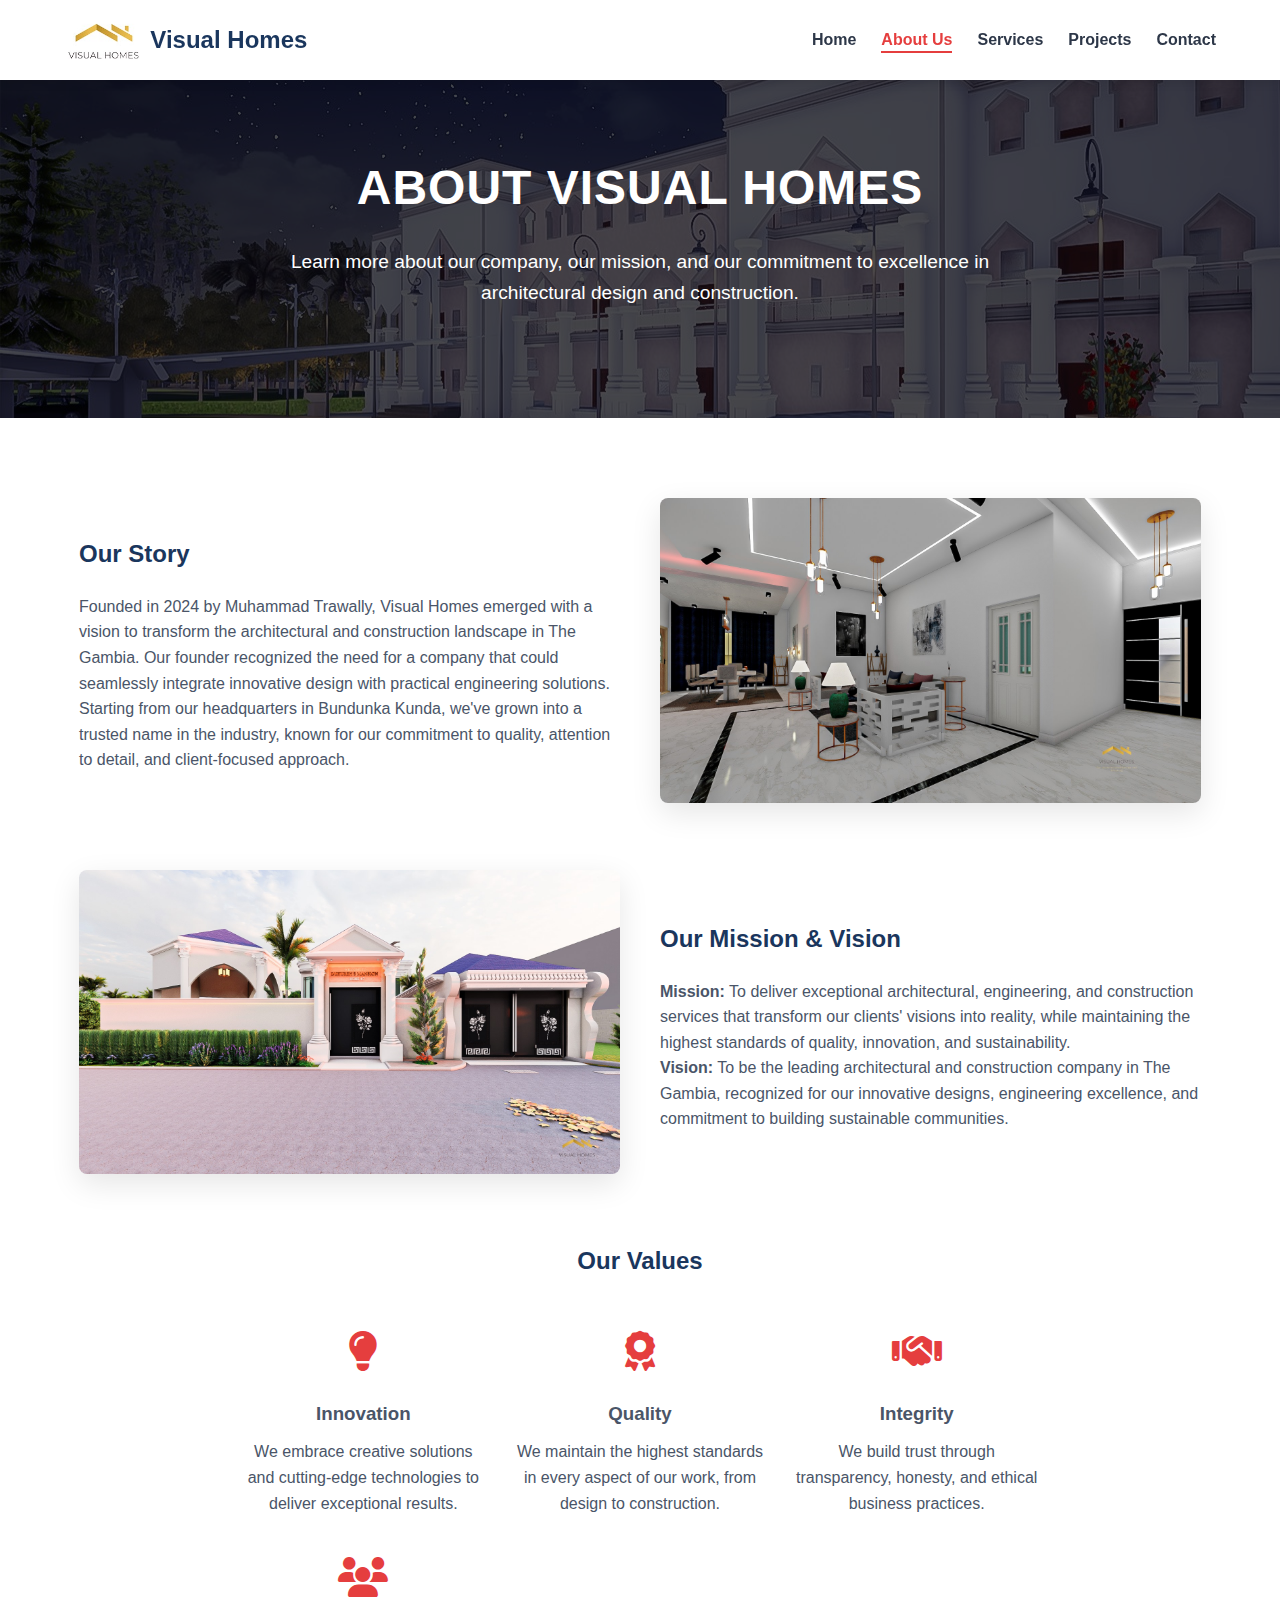
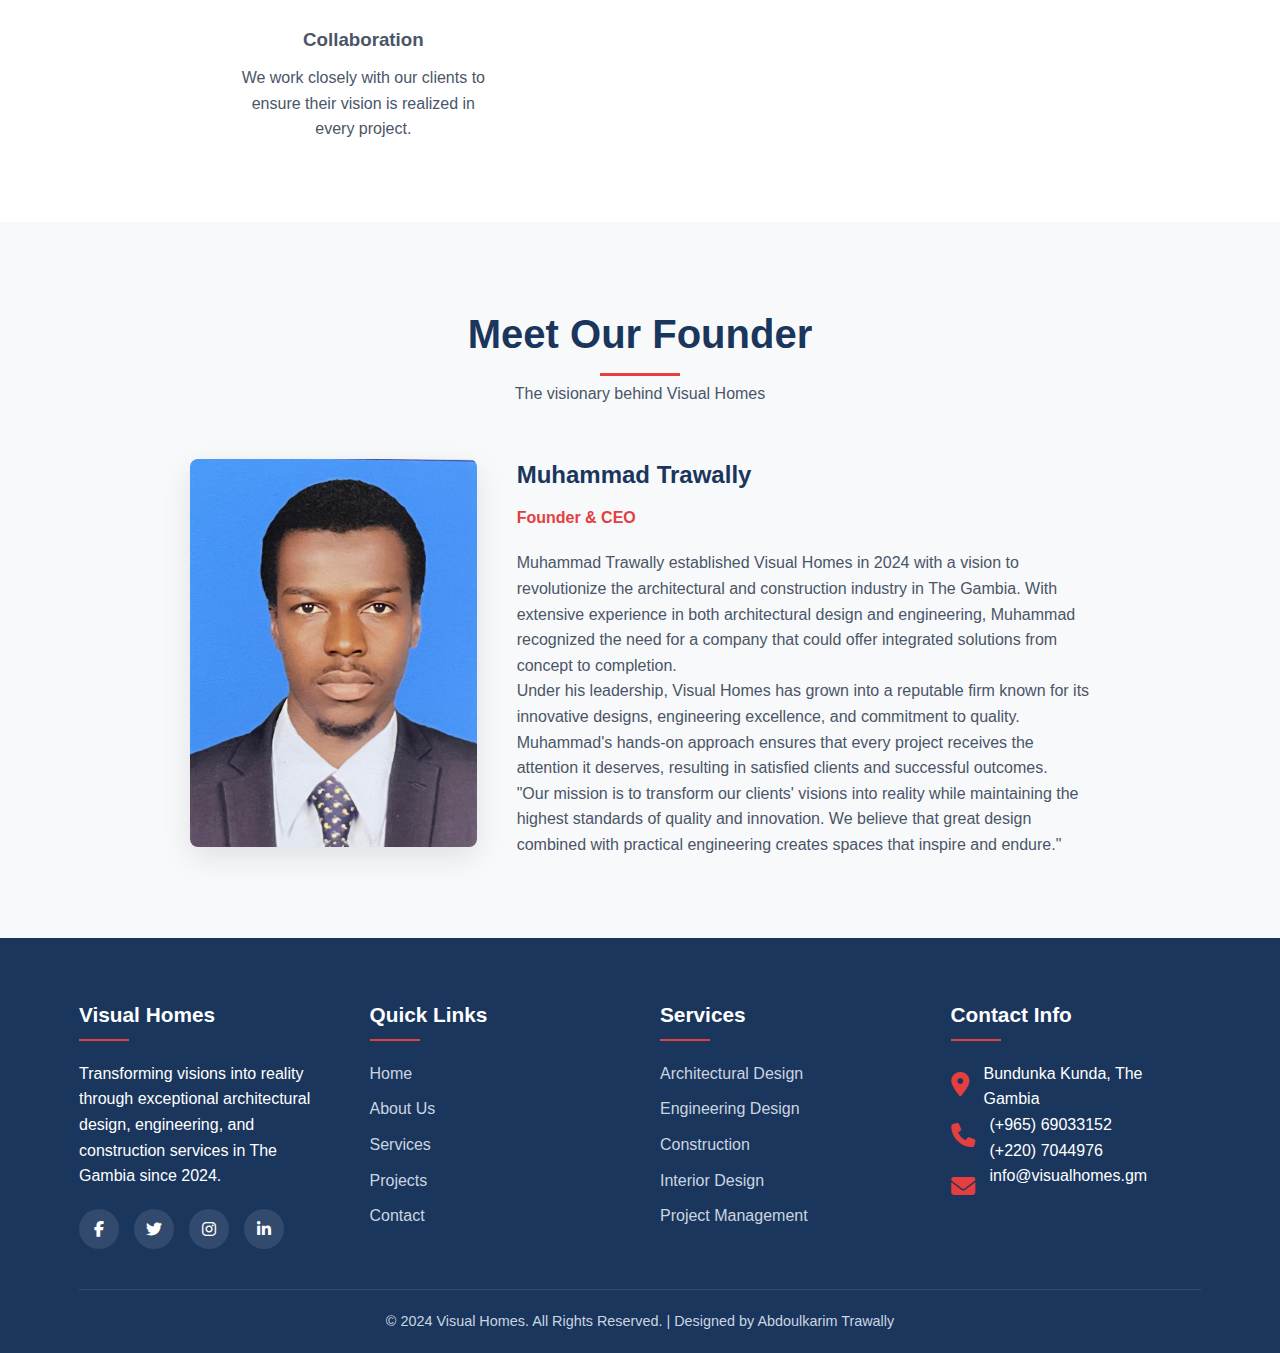
<file: about.html>
<!DOCTYPE html>
<html lang="en">
<head>
    <meta charset="UTF-8">
    <meta name="viewport" content="width=device-width, initial-scale=1.0">
    <title>About Us - Visual Homes</title>
    <link rel="stylesheet" href="css/style.css">
    <link rel="stylesheet" href="https://cdnjs.cloudflare.com/ajax/libs/font-awesome/6.4.0/css/all.min.css">
</head>
<body>
    <!-- Header -->
    <header>
        <div class="container header-container">
            <div class="logo">
                <img src="VHlogo.jpg" alt="Visual Homes Logo">
                <div class="logo-text">Visual Homes</div>
            </div>
            <button class="mobile-menu-btn">
                <i class="fas fa-bars"></i>
            </button>
            <nav>
                <ul>
                    <li><a href="index.html">Home</a></li>
                    <li><a href="about.html" class="active">About Us</a></li>
                    <li><a href="services.html">Services</a></li>
                    <li><a href="projects.html">Projects</a></li>
                    <li><a href="contact.html">Contact</a></li>
                </ul>
            </nav>
        </div>
    </header>

    <!-- Page Header -->
    <section class="hero" style="background: linear-gradient(rgba(0, 0, 0, 0.7), rgba(0, 0, 0, 0.7)), url('056.jpg'); padding: 150px 0 80px;">
        <div class="container">
            <h1>About Visual Homes</h1>
            <p>Learn more about our company, our mission, and our commitment to excellence in architectural design and construction.</p>
        </div>
    </section>

    <!-- About Content -->
    <section class="section">
        <div class="container">
            <div class="about-content">
                <div style="display: grid; grid-template-columns: 1fr 1fr; gap: 40px; align-items: center; margin-bottom: 60px;">
                    <div>
                        <h2 style="color: var(--primary-color); margin-bottom: 20px;">Our Story</h2>
                        <p>Founded in 2024 by Muhammad Trawally, Visual Homes emerged with a vision to transform the architectural and construction landscape in The Gambia. Our founder recognized the need for a company that could seamlessly integrate innovative design with practical engineering solutions.</p>
                        <p>Starting from our headquarters in Bundunka Kunda, we've grown into a trusted name in the industry, known for our commitment to quality, attention to detail, and client-focused approach.</p>
                    </div>
                    <div>
                        <img src="045.jpg" alt="Our Story" style="width: 100%; border-radius: 8px; box-shadow: 0 10px 30px rgba(0, 0, 0, 0.1);">
                    </div>
                </div>

                <div style="display: grid; grid-template-columns: 1fr 1fr; gap: 40px; align-items: center; margin-bottom: 60px;">
                    <div>
                        <img src="023.jpg" alt="Our Mission" style="width: 100%; border-radius: 8px; box-shadow: 0 10px 30px rgba(0, 0, 0, 0.1);">
                    </div>
                    <div>
                        <h2 style="color: var(--primary-color); margin-bottom: 20px;">Our Mission & Vision</h2>
                        <p><strong>Mission:</strong> To deliver exceptional architectural, engineering, and construction services that transform our clients' visions into reality, while maintaining the highest standards of quality, innovation, and sustainability.</p>
                        <p><strong>Vision:</strong> To be the leading architectural and construction company in The Gambia, recognized for our innovative designs, engineering excellence, and commitment to building sustainable communities.</p>
                    </div>
                </div>

                <div style="text-align: center; max-width: 800px; margin: 0 auto;">
                    <h2 style="color: var(--primary-color); margin-bottom: 20px;">Our Values</h2>
                    <div style="display: grid; grid-template-columns: repeat(auto-fit, minmax(200px, 1fr)); gap: 30px; margin-top: 40px;">
                        <div style="text-align: center;">
                            <div style="font-size: 2.5rem; color: var(--accent-color); margin-bottom: 15px;">
                                <i class="fas fa-lightbulb"></i>
                            </div>
                            <h3 style="margin-bottom: 10px;">Innovation</h3>
                            <p>We embrace creative solutions and cutting-edge technologies to deliver exceptional results.</p>
                        </div>
                        <div style="text-align: center;">
                            <div style="font-size: 2.5rem; color: var(--accent-color); margin-bottom: 15px;">
                                <i class="fas fa-award"></i>
                            </div>
                            <h3 style="margin-bottom: 10px;">Quality</h3>
                            <p>We maintain the highest standards in every aspect of our work, from design to construction.</p>
                        </div>
                        <div style="text-align: center;">
                            <div style="font-size: 2.5rem; color: var(--accent-color); margin-bottom: 15px;">
                                <i class="fas fa-handshake"></i>
                            </div>
                            <h3 style="margin-bottom: 10px;">Integrity</h3>
                            <p>We build trust through transparency, honesty, and ethical business practices.</p>
                        </div>
                        <div style="text-align: center;">
                            <div style="font-size: 2.5rem; color: var(--accent-color); margin-bottom: 15px;">
                                <i class="fas fa-users"></i>
                            </div>
                            <h3 style="margin-bottom: 10px;">Collaboration</h3>
                            <p>We work closely with our clients to ensure their vision is realized in every project.</p>
                        </div>
                    </div>
                </div>
            </div>
        </div>
    </section>

    <!-- Team Section -->
    <section class="section" style="background-color: #f8f9fa;">
        <div class="container">
            <div class="section-title">
                <h2>Meet Our Founder</h2>
                <p>The visionary behind Visual Homes</p>
            </div>
            <div style="display: grid; grid-template-columns: 1fr 2fr; gap: 40px; align-items: center; max-width: 900px; margin: 0 auto;">
                <div>
                    <img src="CEO.jpg" alt="Muhammad Trawally" style="width: 100%; border-radius: 8px; box-shadow: 0 10px 30px rgba(0, 0, 0, 0.1);">
                </div>
                <div>
                    <h2 style="color: var(--primary-color); margin-bottom: 10px;">Muhammad Trawally</h2>
                    <p style="color: var(--accent-color); font-weight: 600; margin-bottom: 20px;">Founder & CEO</p>
                    <p>Muhammad Trawally established Visual Homes in 2024 with a vision to revolutionize the architectural and construction industry in The Gambia. With extensive experience in both architectural design and engineering, Muhammad recognized the need for a company that could offer integrated solutions from concept to completion.</p>
                    <p>Under his leadership, Visual Homes has grown into a reputable firm known for its innovative designs, engineering excellence, and commitment to quality. Muhammad's hands-on approach ensures that every project receives the attention it deserves, resulting in satisfied clients and successful outcomes.</p>
                    <p>"Our mission is to transform our clients' visions into reality while maintaining the highest standards of quality and innovation. We believe that great design combined with practical engineering creates spaces that inspire and endure."</p>
                </div>
            </div>
        </div>
    </section>

    <!-- Footer -->
    <footer>
        <div class="container">
            <div class="footer-content">
                <div class="footer-column">
                    <h3>Visual Homes</h3>
                    <p>Transforming visions into reality through exceptional architectural design, engineering, and construction services in The Gambia since 2024.</p>
                    <div class="social-links">
                        <a href="#"><i class="fab fa-facebook-f"></i></a>
                        <a href="#"><i class="fab fa-twitter"></i></a>
                        <a href="#"><i class="fab fa-instagram"></i></a>
                        <a href="#"><i class="fab fa-linkedin-in"></i></a>
                    </div>
                </div>
                <div class="footer-column">
                    <h3>Quick Links</h3>
                    <ul class="footer-links">
                        <li><a href="index.html">Home</a></li>
                        <li><a href="about.html">About Us</a></li>
                        <li><a href="services.html">Services</a></li>
                        <li><a href="projects.html">Projects</a></li>
                        <li><a href="contact.html">Contact</a></li>
                    </ul>
                </div>
                <div class="footer-column">
                    <h3>Services</h3>
                    <ul class="footer-links">
                        <li><a href="services.html">Architectural Design</a></li>
                        <li><a href="services.html">Engineering Design</a></li>
                        <li><a href="services.html">Construction</a></li>
                        <li><a href="services.html">Interior Design</a></li>
                        <li><a href="services.html">Project Management</a></li>
                    </ul>
                </div>
                <div class="footer-column">
                    <h3>Contact Info</h3>
                    <div class="contact-item">
                        <div class="contact-icon">
                            <i class="fas fa-map-marker-alt"></i>
                        </div>
                        <div class="contact-details">
                            <p>Bundunka Kunda, The Gambia</p>
                        </div>
                    </div>
                    <div class="contact-item">
                        <div class="contact-icon">
                            <i class="fas fa-phone"></i>
                        </div>
                        <div class="contact-details">
                            <p>(+965) 69033152</p>
                            <p>(+220) 7044976</p>
                        </div>
                    </div>
                    <div class="contact-item">
                        <div class="contact-icon">
                            <i class="fas fa-envelope"></i>
                        </div>
                        <div class="contact-details">
                            <p>info@visualhomes.gm</p>
                        </div>
                    </div>
                </div>
            </div>
            <div class="footer-bottom">
                <p>&copy; 2024 Visual Homes. All Rights Reserved. | Designed by Abdoulkarim Trawally</p>
            </div>
        </div>
    </footer>

    <script src="js/script.js"></script>
</body>
</html>
</file>
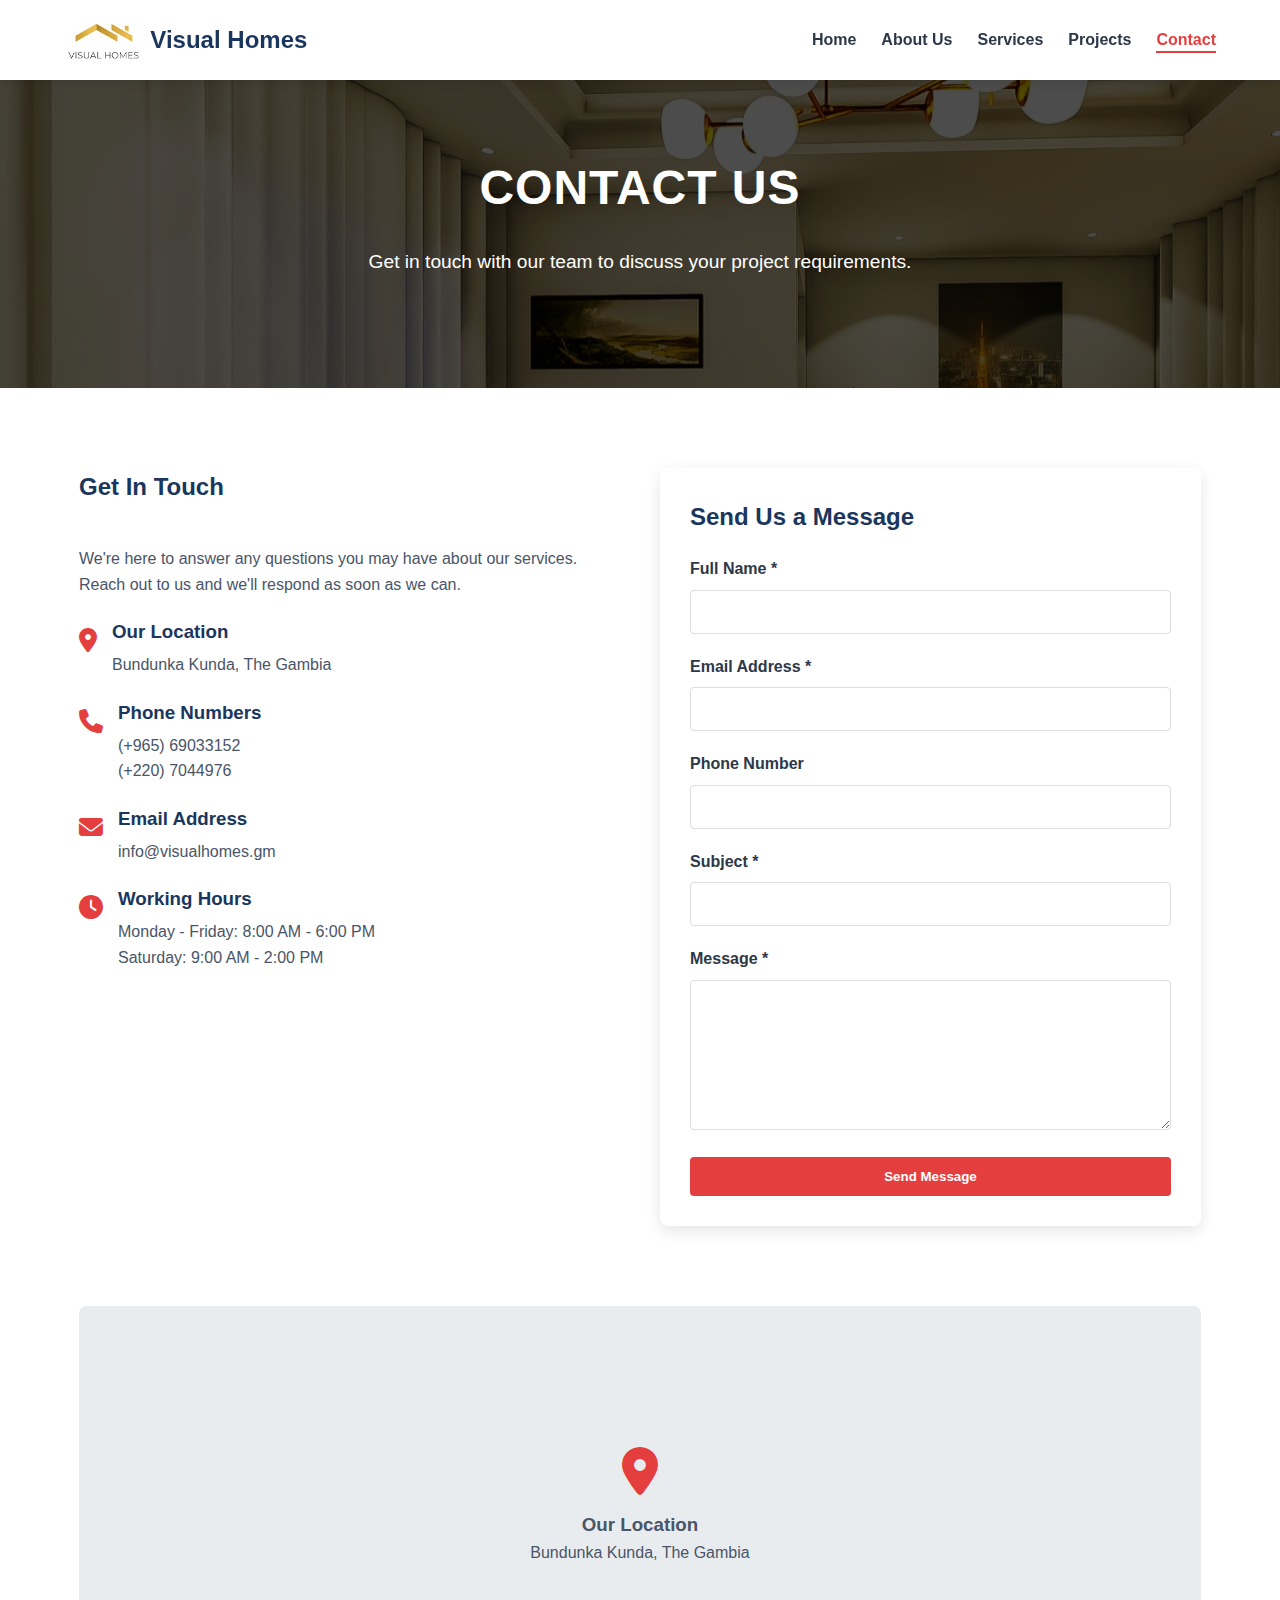
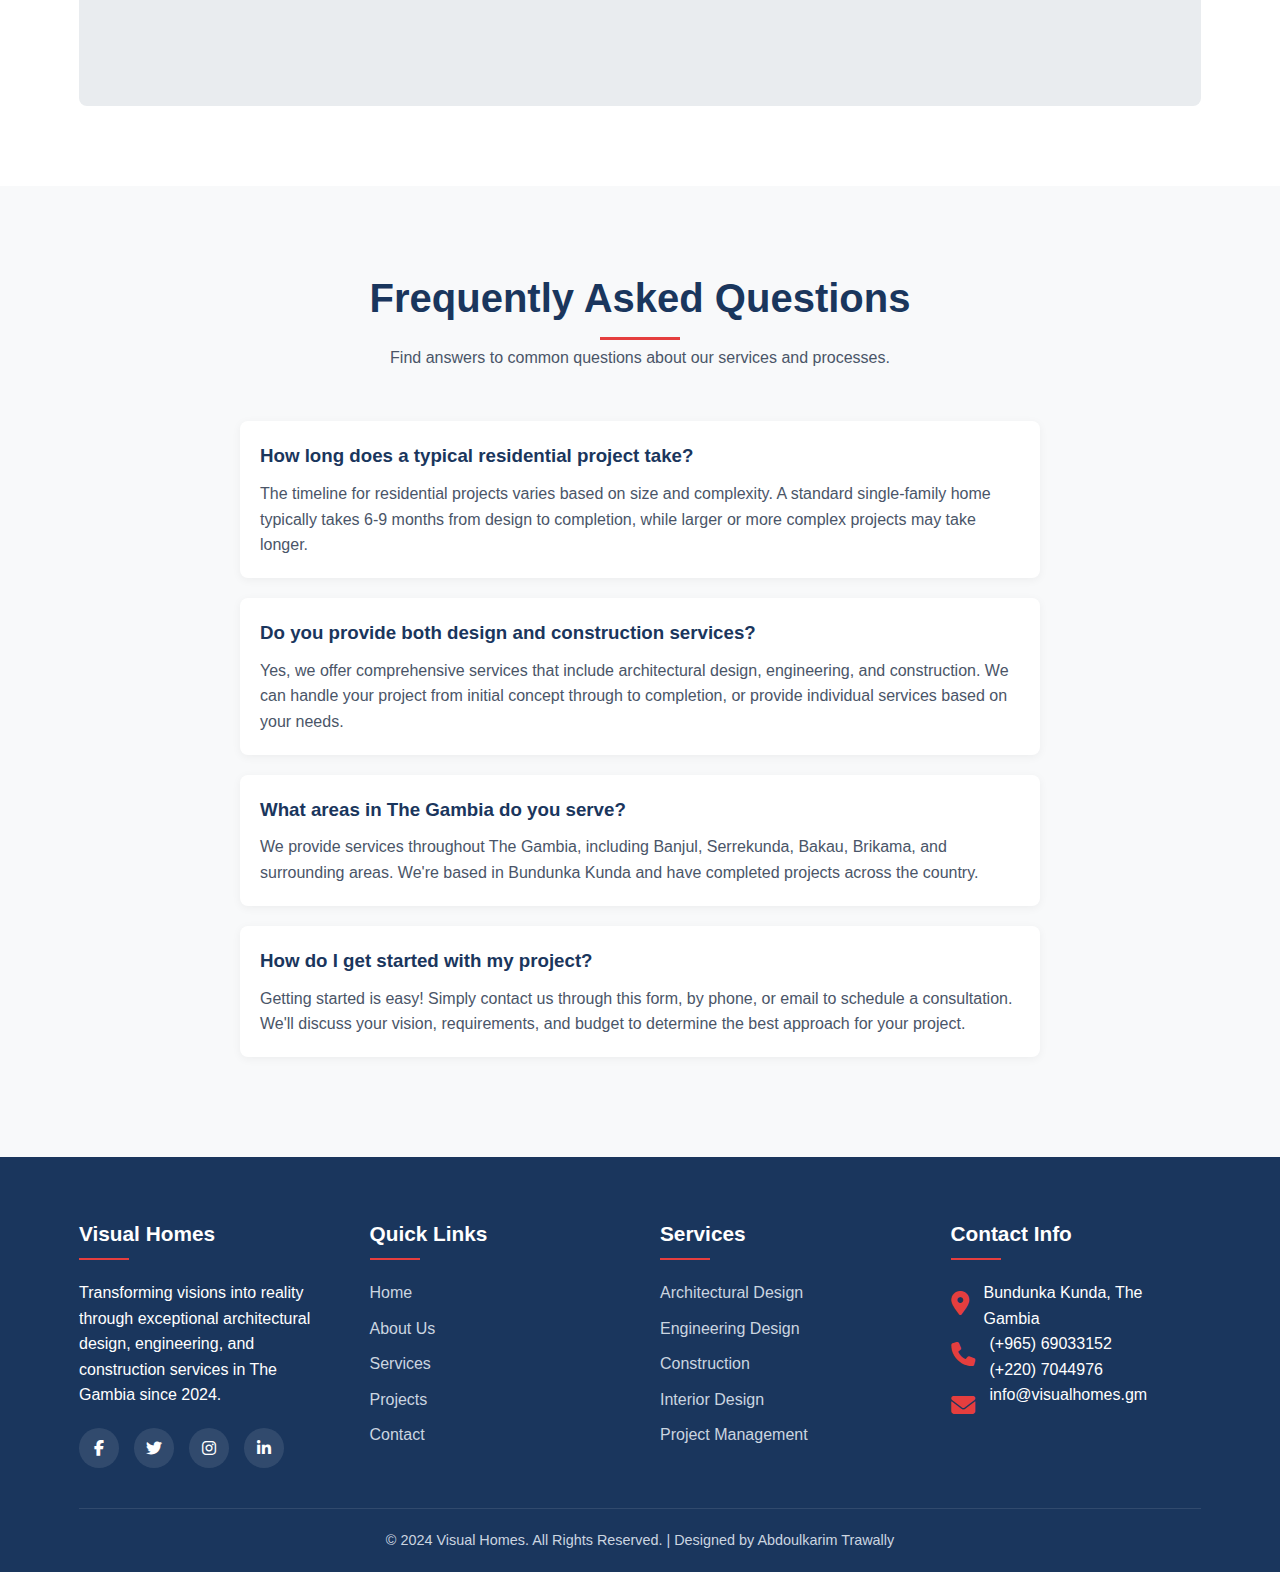
<file: contact.html>
<!DOCTYPE html>
<html lang="en">
<head>
    <meta charset="UTF-8">
    <meta name="viewport" content="width=device-width, initial-scale=1.0">
    <title>Contact Us - Visual Homes</title>
    <link rel="stylesheet" href="css/style.css">
    <link rel="stylesheet" href="https://cdnjs.cloudflare.com/ajax/libs/font-awesome/6.4.0/css/all.min.css">
</head>
<body>
    <!-- Header -->
    <header>
        <div class="container header-container">
            <div class="logo">
                <img src="VHlogo.jpg" alt="Visual Homes Logo">
                <div class="logo-text">Visual Homes</div>
            </div>
            <button class="mobile-menu-btn">
                <i class="fas fa-bars"></i>
            </button>
            <nav>
                <ul>
                    <li><a href="index.html">Home</a></li>
                    <li><a href="about.html">About Us</a></li>
                    <li><a href="services.html">Services</a></li>
                    <li><a href="projects.html">Projects</a></li>
                    <li><a href="contact.html" class="active">Contact</a></li>
                </ul>
            </nav>
        </div>
    </header>

    <!-- Page Header -->
    <section class="hero" style="background: linear-gradient(rgba(0, 0, 0, 0.7), rgba(0, 0, 0, 0.7)), url('004.jpg'); padding: 150px 0 80px;">
        <div class="container">
            <h1>Contact Us</h1>
            <p>Get in touch with our team to discuss your project requirements.</p>
        </div>
    </section>

    <!-- Contact Section -->
    <section class="section">
        <div class="container">
            <div class="contact-container">
                <div class="contact-info">
                    <h2 style="color: var(--primary-color); margin-bottom: 20px;">Get In Touch</h2>
                    <p>We're here to answer any questions you may have about our services. Reach out to us and we'll respond as soon as we can.</p>
                    
                    <div class="contact-item">
                        <div class="contact-icon">
                            <i class="fas fa-map-marker-alt"></i>
                        </div>
                        <div class="contact-details">
                            <h3>Our Location</h3>
                            <p>Bundunka Kunda, The Gambia</p>
                        </div>
                    </div>
                    
                    <div class="contact-item">
                        <div class="contact-icon">
                            <i class="fas fa-phone"></i>
                        </div>
                        <div class="contact-details">
                            <h3>Phone Numbers</h3>
                            <p>(+965) 69033152</p>
                            <p>(+220) 7044976</p>
                        </div>
                    </div>
                    
                    <div class="contact-item">
                        <div class="contact-icon">
                            <i class="fas fa-envelope"></i>
                        </div>
                        <div class="contact-details">
                            <h3>Email Address</h3>
                            <p>info@visualhomes.gm</p>
                        </div>
                    </div>
                    
                    <div class="contact-item">
                        <div class="contact-icon">
                            <i class="fas fa-clock"></i>
                        </div>
                        <div class="contact-details">
                            <h3>Working Hours</h3>
                            <p>Monday - Friday: 8:00 AM - 6:00 PM</p>
                            <p>Saturday: 9:00 AM - 2:00 PM</p>
                        </div>
                    </div>
                    
                    <div class="social-links">
                        <a href="#"><i class="fab fa-facebook-f"></i></a>
                        <a href="#"><i class="fab fa-twitter"></i></a>
                        <a href="#"><i class="fab fa-instagram"></i></a>
                        <a href="#"><i class="fab fa-linkedin-in"></i></a>
                    </div>
                </div>
                
                <div class="contact-form">
                    <h2 style="color: var(--primary-color); margin-bottom: 20px;">Send Us a Message</h2>
                    <form id="contactForm">
                        <div class="form-group">
                            <label for="name">Full Name *</label>
                            <input type="text" id="name" name="name" class="form-control" required>
                        </div>
                        
                        <div class="form-group">
                            <label for="email">Email Address *</label>
                            <input type="email" id="email" name="email" class="form-control" required>
                        </div>
                        
                        <div class="form-group">
                            <label for="phone">Phone Number</label>
                            <input type="tel" id="phone" name="phone" class="form-control">
                        </div>
                        
                        <div class="form-group">
                            <label for="subject">Subject *</label>
                            <input type="text" id="subject" name="subject" class="form-control" required>
                        </div>
                        
                        <div class="form-group">
                            <label for="message">Message *</label>
                            <textarea id="message" name="message" class="form-control" required></textarea>
                        </div>
                        
                        <button type="submit" class="btn" style="width: 100%;">Send Message</button>
                    </form>
                </div>
            </div>
        </div>
    </section>

    <!-- Map Section -->
    <section class="section" style="padding-top: 0;">
        <div class="container">
            <div style="height: 400px; background-color: #f8f9fa; border-radius: 8px; overflow: hidden;">
                <!-- In a real implementation, you would embed a Google Map here -->
                <div style="width: 100%; height: 100%; background-color: #e9ecef; display: flex; align-items: center; justify-content: center; flex-direction: column;">
                    <i class="fas fa-map-marker-alt" style="font-size: 3rem; color: var(--accent-color); margin-bottom: 15px;"></i>
                    <h3>Our Location</h3>
                    <p>Bundunka Kunda, The Gambia</p>
                </div>
            </div>
        </div>
    </section>

    <!-- FAQ Section -->
    <section class="section" style="background-color: #f8f9fa;">
        <div class="container">
            <div class="section-title">
                <h2>Frequently Asked Questions</h2>
                <p>Find answers to common questions about our services and processes.</p>
            </div>
            
            <div style="max-width: 800px; margin: 0 auto;">
                <div style="margin-bottom: 20px; background-color: white; padding: 20px; border-radius: 8px; box-shadow: 0 2px 10px rgba(0, 0, 0, 0.05);">
                    <h3 style="color: var(--primary-color); margin-bottom: 10px;">How long does a typical residential project take?</h3>
                    <p>The timeline for residential projects varies based on size and complexity. A standard single-family home typically takes 6-9 months from design to completion, while larger or more complex projects may take longer.</p>
                </div>
                
                <div style="margin-bottom: 20px; background-color: white; padding: 20px; border-radius: 8px; box-shadow: 0 2px 10px rgba(0, 0, 0, 0.05);">
                    <h3 style="color: var(--primary-color); margin-bottom: 10px;">Do you provide both design and construction services?</h3>
                    <p>Yes, we offer comprehensive services that include architectural design, engineering, and construction. We can handle your project from initial concept through to completion, or provide individual services based on your needs.</p>
                </div>
                
                <div style="margin-bottom: 20px; background-color: white; padding: 20px; border-radius: 8px; box-shadow: 0 2px 10px rgba(0, 0, 0, 0.05);">
                    <h3 style="color: var(--primary-color); margin-bottom: 10px;">What areas in The Gambia do you serve?</h3>
                    <p>We provide services throughout The Gambia, including Banjul, Serrekunda, Bakau, Brikama, and surrounding areas. We're based in Bundunka Kunda and have completed projects across the country.</p>
                </div>
                
                <div style="margin-bottom: 20px; background-color: white; padding: 20px; border-radius: 8px; box-shadow: 0 2px 10px rgba(0, 0, 0, 0.05);">
                    <h3 style="color: var(--primary-color); margin-bottom: 10px;">How do I get started with my project?</h3>
                    <p>Getting started is easy! Simply contact us through this form, by phone, or email to schedule a consultation. We'll discuss your vision, requirements, and budget to determine the best approach for your project.</p>
                </div>
            </div>
        </div>
    </section>

    <!-- Footer -->
    <footer>
        <div class="container">
            <div class="footer-content">
                <div class="footer-column">
                    <h3>Visual Homes</h3>
                    <p>Transforming visions into reality through exceptional architectural design, engineering, and construction services in The Gambia since 2024.</p>
                    <div class="social-links">
                        <a href="#"><i class="fab fa-facebook-f"></i></a>
                        <a href="#"><i class="fab fa-twitter"></i></a>
                        <a href="#"><i class="fab fa-instagram"></i></a>
                        <a href="#"><i class="fab fa-linkedin-in"></i></a>
                    </div>
                </div>
                <div class="footer-column">
                    <h3>Quick Links</h3>
                    <ul class="footer-links">
                        <li><a href="index.html">Home</a></li>
                        <li><a href="about.html">About Us</a></li>
                        <li><a href="services.html">Services</a></li>
                        <li><a href="projects.html">Projects</a></li>
                        <li><a href="contact.html">Contact</a></li>
                    </ul>
                </div>
                <div class="footer-column">
                    <h3>Services</h3>
                    <ul class="footer-links">
                        <li><a href="services.html">Architectural Design</a></li>
                        <li><a href="services.html">Engineering Design</a></li>
                        <li><a href="services.html">Construction</a></li>
                        <li><a href="services.html">Interior Design</a></li>
                        <li><a href="services.html">Project Management</a></li>
                    </ul>
                </div>
                <div class="footer-column">
                    <h3>Contact Info</h3>
                    <div class="contact-item">
                        <div class="contact-icon">
                            <i class="fas fa-map-marker-alt"></i>
                        </div>
                        <div class="contact-details">
                            <p>Bundunka Kunda, The Gambia</p>
                        </div>
                    </div>
                    <div class="contact-item">
                        <div class="contact-icon">
                            <i class="fas fa-phone"></i>
                        </div>
                        <div class="contact-details">
                            <p>(+965) 69033152</p>
                            <p>(+220) 7044976</p>
                        </div>
                    </div>
                    <div class="contact-item">
                        <div class="contact-icon">
                            <i class="fas fa-envelope"></i>
                        </div>
                        <div class="contact-details">
                            <p>info@visualhomes.gm</p>
                        </div>
                    </div>
                </div>
            </div>
            <div class="footer-bottom">
                <p>&copy; 2024 Visual Homes. All Rights Reserved. | Designed by Abdoulkarim Trawally</p>
            </div>
        </div>
    </footer>

    <script src="js/script.js"></script>
</body>
</html>
</file>
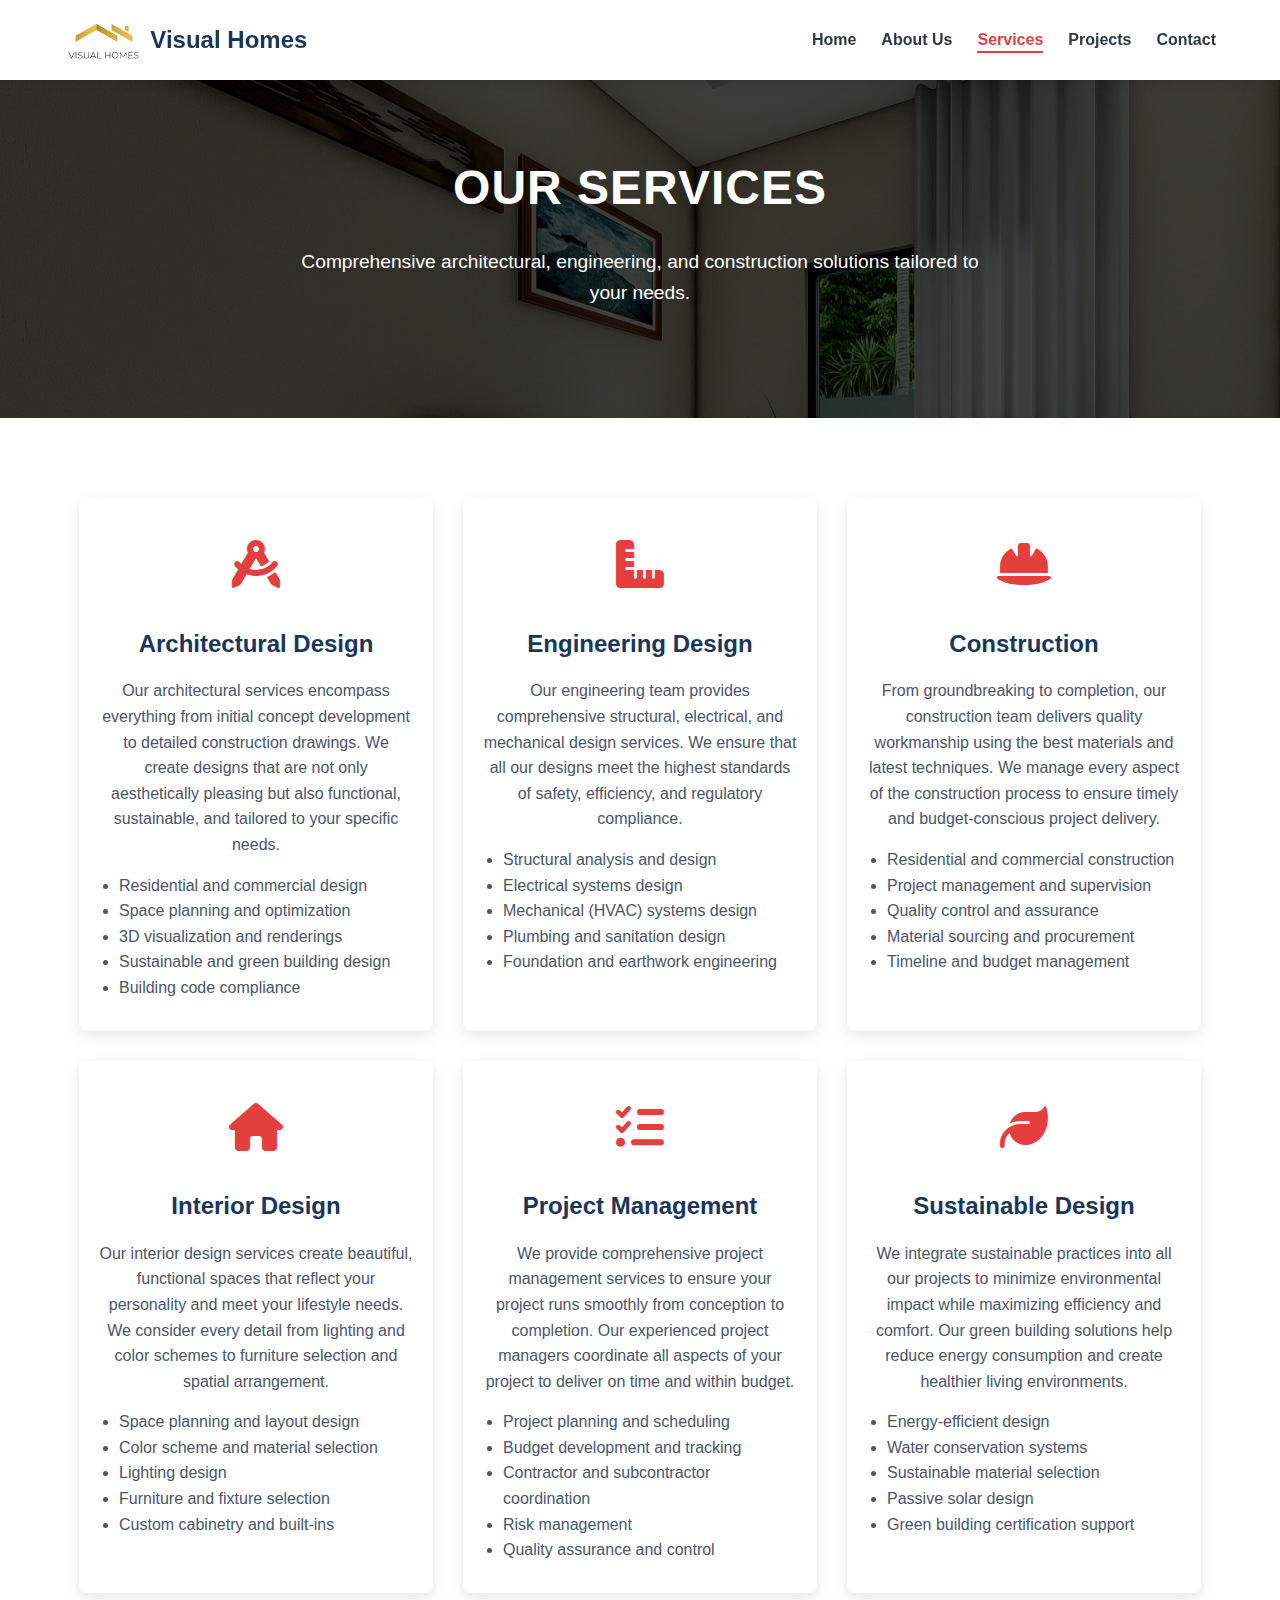
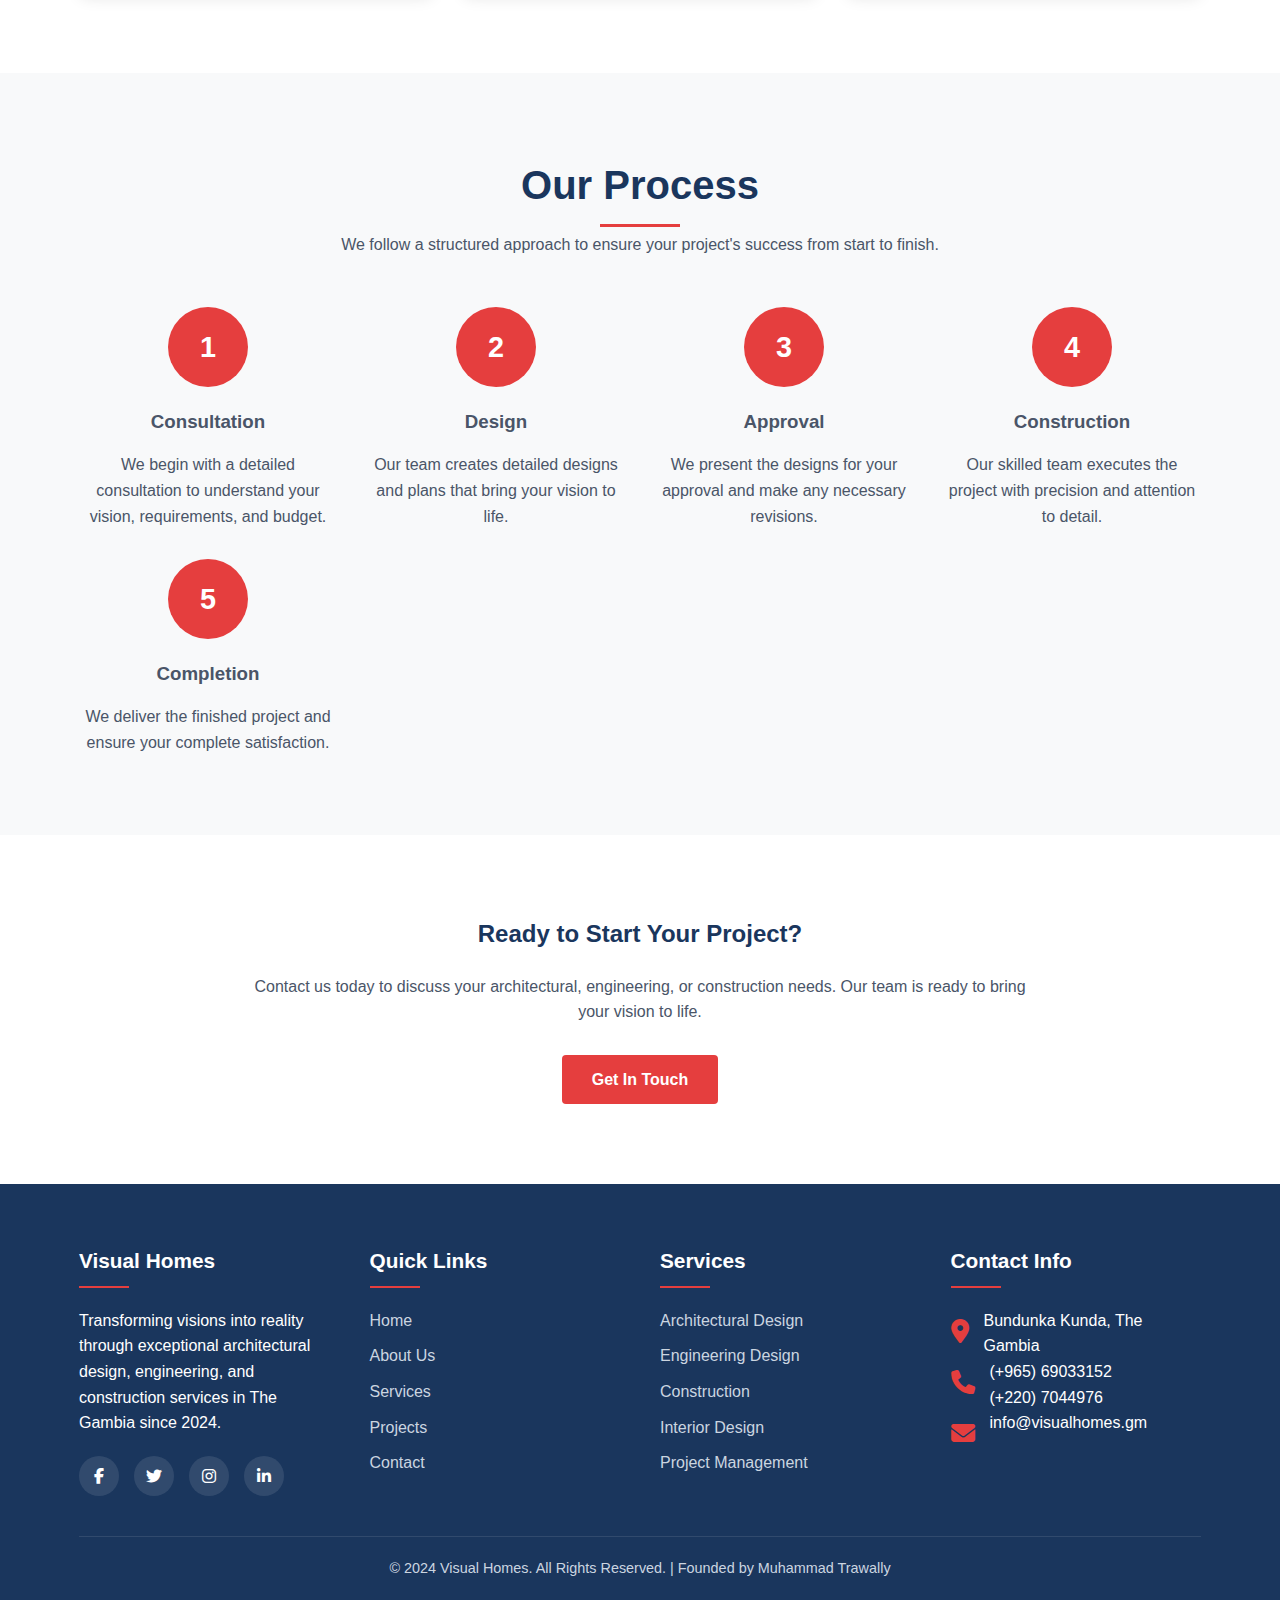
<file: services.html>
<!DOCTYPE html>
<html lang="en">
<head>
    <meta charset="UTF-8">
    <meta name="viewport" content="width=device-width, initial-scale=1.0">
    <title>Our Services - Visual Homes</title>
    <link rel="stylesheet" href="css/style.css">
    <link rel="stylesheet" href="https://cdnjs.cloudflare.com/ajax/libs/font-awesome/6.4.0/css/all.min.css">
</head>
<body>
    <!-- Header -->
    <header>
        <div class="container header-container">
            <div class="logo">
                <img src="VHlogo.jpg" alt="Visual Homes Logo">
                <div class="logo-text">Visual Homes</div>
            </div>
            <button class="mobile-menu-btn">
                <i class="fas fa-bars"></i>
            </button>
            <nav>
                <ul>
                    <li><a href="index.html">Home</a></li>
                    <li><a href="about.html">About Us</a></li>
                    <li><a href="services.html" class="active">Services</a></li>
                    <li><a href="projects.html">Projects</a></li>
                    <li><a href="contact.html">Contact</a></li>
                </ul>
            </nav>
        </div>
    </header>

    <!-- Page Header -->
    <section class="hero" style="background: linear-gradient(rgba(0, 0, 0, 0.7), rgba(0, 0, 0, 0.7)), url('009.jpg'); padding: 150px 0 80px;">
        <div class="container">
            <h1>Our Services</h1>
            <p>Comprehensive architectural, engineering, and construction solutions tailored to your needs.</p>
        </div>
    </section>

    <!-- Services Section -->
    <section class="section">
        <div class="container">
            <div class="services-grid">
                <div class="service-card">
                    <div class="service-icon">
                        <i class="fas fa-drafting-compass"></i>
                    </div>
                    <h3>Architectural Design</h3>
                    <p>Our architectural services encompass everything from initial concept development to detailed construction drawings. We create designs that are not only aesthetically pleasing but also functional, sustainable, and tailored to your specific needs.</p>
                    <ul style="text-align: left; margin-top: 15px; padding-left: 20px;">
                        <li>Residential and commercial design</li>
                        <li>Space planning and optimization</li>
                        <li>3D visualization and renderings</li>
                        <li>Sustainable and green building design</li>
                        <li>Building code compliance</li>
                    </ul>
                </div>
                <div class="service-card">
                    <div class="service-icon">
                        <i class="fas fa-ruler-combined"></i>
                    </div>
                    <h3>Engineering Design</h3>
                    <p>Our engineering team provides comprehensive structural, electrical, and mechanical design services. We ensure that all our designs meet the highest standards of safety, efficiency, and regulatory compliance.</p>
                    <ul style="text-align: left; margin-top: 15px; padding-left: 20px;">
                        <li>Structural analysis and design</li>
                        <li>Electrical systems design</li>
                        <li>Mechanical (HVAC) systems design</li>
                        <li>Plumbing and sanitation design</li>
                        <li>Foundation and earthwork engineering</li>
                    </ul>
                </div>
                <div class="service-card">
                    <div class="service-icon">
                        <i class="fas fa-hard-hat"></i>
                    </div>
                    <h3>Construction</h3>
                    <p>From groundbreaking to completion, our construction team delivers quality workmanship using the best materials and latest techniques. We manage every aspect of the construction process to ensure timely and budget-conscious project delivery.</p>
                    <ul style="text-align: left; margin-top: 15px; padding-left: 20px;">
                        <li>Residential and commercial construction</li>
                        <li>Project management and supervision</li>
                        <li>Quality control and assurance</li>
                        <li>Material sourcing and procurement</li>
                        <li>Timeline and budget management</li>
                    </ul>
                </div>
                <div class="service-card">
                    <div class="service-icon">
                        <i class="fas fa-home"></i>
                    </div>
                    <h3>Interior Design</h3>
                    <p>Our interior design services create beautiful, functional spaces that reflect your personality and meet your lifestyle needs. We consider every detail from lighting and color schemes to furniture selection and spatial arrangement.</p>
                    <ul style="text-align: left; margin-top: 15px; padding-left: 20px;">
                        <li>Space planning and layout design</li>
                        <li>Color scheme and material selection</li>
                        <li>Lighting design</li>
                        <li>Furniture and fixture selection</li>
                        <li>Custom cabinetry and built-ins</li>
                    </ul>
                </div>
                <div class="service-card">
                    <div class="service-icon">
                        <i class="fas fa-tasks"></i>
                    </div>
                    <h3>Project Management</h3>
                    <p>We provide comprehensive project management services to ensure your project runs smoothly from conception to completion. Our experienced project managers coordinate all aspects of your project to deliver on time and within budget.</p>
                    <ul style="text-align: left; margin-top: 15px; padding-left: 20px;">
                        <li>Project planning and scheduling</li>
                        <li>Budget development and tracking</li>
                        <li>Contractor and subcontractor coordination</li>
                        <li>Risk management</li>
                        <li>Quality assurance and control</li>
                    </ul>
                </div>
                <div class="service-card">
                    <div class="service-icon">
                        <i class="fas fa-leaf"></i>
                    </div>
                    <h3>Sustainable Design</h3>
                    <p>We integrate sustainable practices into all our projects to minimize environmental impact while maximizing efficiency and comfort. Our green building solutions help reduce energy consumption and create healthier living environments.</p>
                    <ul style="text-align: left; margin-top: 15px; padding-left: 20px;">
                        <li>Energy-efficient design</li>
                        <li>Water conservation systems</li>
                        <li>Sustainable material selection</li>
                        <li>Passive solar design</li>
                        <li>Green building certification support</li>
                    </ul>
                </div>
            </div>
        </div>
    </section>

    <!-- Process Section -->
    <section class="section" style="background-color: #f8f9fa;">
        <div class="container">
            <div class="section-title">
                <h2>Our Process</h2>
                <p>We follow a structured approach to ensure your project's success from start to finish.</p>
            </div>
            <div style="display: grid; grid-template-columns: repeat(auto-fit, minmax(250px, 1fr)); gap: 30px; margin-top: 50px;">
                <div style="text-align: center;">
                    <div style="width: 80px; height: 80px; background-color: var(--accent-color); color: white; border-radius: 50%; display: flex; align-items: center; justify-content: center; margin: 0 auto 20px; font-size: 1.8rem; font-weight: bold;">1</div>
                    <h3 style="margin-bottom: 15px;">Consultation</h3>
                    <p>We begin with a detailed consultation to understand your vision, requirements, and budget.</p>
                </div>
                <div style="text-align: center;">
                    <div style="width: 80px; height: 80px; background-color: var(--accent-color); color: white; border-radius: 50%; display: flex; align-items: center; justify-content: center; margin: 0 auto 20px; font-size: 1.8rem; font-weight: bold;">2</div>
                    <h3 style="margin-bottom: 15px;">Design</h3>
                    <p>Our team creates detailed designs and plans that bring your vision to life.</p>
                </div>
                <div style="text-align: center;">
                    <div style="width: 80px; height: 80px; background-color: var(--accent-color); color: white; border-radius: 50%; display: flex; align-items: center; justify-content: center; margin: 0 auto 20px; font-size: 1.8rem; font-weight: bold;">3</div>
                    <h3 style="margin-bottom: 15px;">Approval</h3>
                    <p>We present the designs for your approval and make any necessary revisions.</p>
                </div>
                <div style="text-align: center;">
                    <div style="width: 80px; height: 80px; background-color: var(--accent-color); color: white; border-radius: 50%; display: flex; align-items: center; justify-content: center; margin: 0 auto 20px; font-size: 1.8rem; font-weight: bold;">4</div>
                    <h3 style="margin-bottom: 15px;">Construction</h3>
                    <p>Our skilled team executes the project with precision and attention to detail.</p>
                </div>
                <div style="text-align: center;">
                    <div style="width: 80px; height: 80px; background-color: var(--accent-color); color: white; border-radius: 50%; display: flex; align-items: center; justify-content: center; margin: 0 auto 20px; font-size: 1.8rem; font-weight: bold;">5</div>
                    <h3 style="margin-bottom: 15px;">Completion</h3>
                    <p>We deliver the finished project and ensure your complete satisfaction.</p>
                </div>
            </div>
        </div>
    </section>

    <!-- CTA Section -->
    <section class="section">
        <div class="container">
            <div style="text-align: center; max-width: 800px; margin: 0 auto;">
                <h2 style="color: var(--primary-color); margin-bottom: 20px;">Ready to Start Your Project?</h2>
                <p style="margin-bottom: 30px;">Contact us today to discuss your architectural, engineering, or construction needs. Our team is ready to bring your vision to life.</p>
                <a href="contact.html" class="btn">Get In Touch</a>
            </div>
        </div>
    </section>

    <!-- Footer -->
    <footer>
        <div class="container">
            <div class="footer-content">
                <div class="footer-column">
                    <h3>Visual Homes</h3>
                    <p>Transforming visions into reality through exceptional architectural design, engineering, and construction services in The Gambia since 2024.</p>
                    <div class="social-links">
                        <a href="#"><i class="fab fa-facebook-f"></i></a>
                        <a href="#"><i class="fab fa-twitter"></i></a>
                        <a href="#"><i class="fab fa-instagram"></i></a>
                        <a href="#"><i class="fab fa-linkedin-in"></i></a>
                    </div>
                </div>
                <div class="footer-column">
                    <h3>Quick Links</h3>
                    <ul class="footer-links">
                        <li><a href="index.html">Home</a></li>
                        <li><a href="about.html">About Us</a></li>
                        <li><a href="services.html">Services</a></li>
                        <li><a href="projects.html">Projects</a></li>
                        <li><a href="contact.html">Contact</a></li>
                    </ul>
                </div>
                <div class="footer-column">
                    <h3>Services</h3>
                    <ul class="footer-links">
                        <li><a href="services.html">Architectural Design</a></li>
                        <li><a href="services.html">Engineering Design</a></li>
                        <li><a href="services.html">Construction</a></li>
                        <li><a href="services.html">Interior Design</a></li>
                        <li><a href="services.html">Project Management</a></li>
                    </ul>
                </div>
                <div class="footer-column">
                    <h3>Contact Info</h3>
                    <div class="contact-item">
                        <div class="contact-icon">
                            <i class="fas fa-map-marker-alt"></i>
                        </div>
                        <div class="contact-details">
                            <p>Bundunka Kunda, The Gambia</p>
                        </div>
                    </div>
                    <div class="contact-item">
                        <div class="contact-icon">
                            <i class="fas fa-phone"></i>
                        </div>
                        <div class="contact-details">
                            <p>(+965) 69033152</p>
                            <p>(+220) 7044976</p>
                        </div>
                    </div>
                    <div class="contact-item">
                        <div class="contact-icon">
                            <i class="fas fa-envelope"></i>
                        </div>
                        <div class="contact-details">
                            <p>info@visualhomes.gm</p>
                        </div>
                    </div>
                </div>
            </div>
            <div class="footer-bottom">
                <p>&copy; 2024 Visual Homes. All Rights Reserved. | Founded by Muhammad Trawally</p>
            </div>
        </div>
    </footer>

    <script src="js/script.js"></script>
</body>
</html>
</file>
<file: css/style.css>
/* Reset and Base Styles */
* {
    margin: 0;
    padding: 0;
    box-sizing: border-box;
    font-family: 'Segoe UI', Tahoma, Geneva, Verdana, sans-serif;
}

:root {
    --primary-color: #1a365d;
    --secondary-color: #2d3748;
    --accent-color: #e53e3e;
    --light-color: #f7fafc;
    --dark-color: #2d3748;
    --text-color: #4a5568;
    --transition: all 0.3s ease;
}

html {
    scroll-behavior: smooth;
}

body {
    line-height: 1.6;
    color: var(--text-color);
    background-color: #fff;
}

.container {
    width: 90%;
    max-width: 1200px;
    margin: 0 auto;
    padding: 0 15px;
}

/* Header Styles */
header {
    background-color: white;
    box-shadow: 0 2px 10px rgba(0, 0, 0, 0.1);
    position: fixed;
    width: 100%;
    top: 0;
    z-index: 1000;
}

.header-container {
    display: flex;
    justify-content: space-between;
    align-items: center;
    padding: 15px 0;
}

.logo {
    display: flex;
    align-items: center;
}

.logo img {
    height: 50px;
    margin-right: 10px;
}

.logo-text {
    font-size: 1.5rem;
    font-weight: 700;
    color: var(--primary-color);
}

nav ul {
    display: flex;
    list-style: none;
}

nav ul li {
    margin-left: 25px;
}

nav ul li a {
    text-decoration: none;
    color: var(--dark-color);
    font-weight: 600;
    transition: var(--transition);
    position: relative;
}

nav ul li a:hover {
    color: var(--accent-color);
}

nav ul li a.active {
    color: var(--accent-color);
}

nav ul li a.active::after {
    content: '';
    position: absolute;
    bottom: -5px;
    left: 0;
    width: 100%;
    height: 2px;
    background-color: var(--accent-color);
}

.mobile-menu-btn {
    display: none;
    background: none;
    border: none;
    font-size: 1.5rem;
    cursor: pointer;
    color: var(--dark-color);
}

/* Hero Section */
.hero {
    background: linear-gradient(rgba(0, 0, 0, 0.7), rgba(0, 0, 0, 0.7)), url('../images/hero-bg.jpg');
    background-size: cover;
    background-position: center;
    color: white;
    padding: 180px 0 100px;
    text-align: center;
}

.hero h1 {
    font-size: 3rem;
    margin-bottom: 20px;
    text-transform: uppercase;
    letter-spacing: 1px;
}

.hero p {
    font-size: 1.2rem;
    max-width: 700px;
    margin: 0 auto 30px;
}

.btn {
    display: inline-block;
    padding: 12px 30px;
    background-color: var(--accent-color);
    color: white;
    text-decoration: none;
    border-radius: 4px;
    font-weight: 600;
    transition: var(--transition);
    border: none;
    cursor: pointer;
}

.btn:hover {
    background-color: #c53030;
    transform: translateY(-3px);
}

.btn-outline {
    background-color: transparent;
    border: 2px solid white;
}

.btn-outline:hover {
    background-color: white;
    color: var(--primary-color);
}

/* Section Styles */
.section {
    padding: 80px 0;
}

.section-title {
    text-align: center;
    margin-bottom: 50px;
}

.section-title h2 {
    font-size: 2.5rem;
    color: var(--primary-color);
    margin-bottom: 15px;
    position: relative;
    display: inline-block;
}

.section-title h2::after {
    content: '';
    position: absolute;
    bottom: -10px;
    left: 50%;
    transform: translateX(-50%);
    width: 80px;
    height: 3px;
    background-color: var(--accent-color);
}

.section-title p {
    max-width: 700px;
    margin: 0 auto;
    color: var(--text-color);
}

/* Services Section */
.services-grid {
    display: grid;
    grid-template-columns: repeat(auto-fit, minmax(300px, 1fr));
    gap: 30px;
}

.service-card {
    background-color: white;
    border-radius: 8px;
    overflow: hidden;
    box-shadow: 0 5px 15px rgba(0, 0, 0, 0.1);
    transition: var(--transition);
    text-align: center;
    padding: 30px 20px;
}

.service-card:hover {
    transform: translateY(-10px);
    box-shadow: 0 15px 30px rgba(0, 0, 0, 0.15);
}

.service-icon {
    font-size: 3rem;
    color: var(--accent-color);
    margin-bottom: 20px;
}

.service-card h3 {
    font-size: 1.5rem;
    margin-bottom: 15px;
    color: var(--primary-color);
}

/* Team Section */
.team-grid {
    display: grid;
    grid-template-columns: repeat(auto-fit, minmax(250px, 1fr));
    gap: 30px;
}

.team-member {
    text-align: center;
    background-color: white;
    border-radius: 8px;
    overflow: hidden;
    box-shadow: 0 5px 15px rgba(0, 0, 0, 0.1);
    transition: var(--transition);
}

.team-member:hover {
    transform: translateY(-10px);
}

.team-member img {
    width: 100%;
    height: 250px;
    object-fit: cover;
}

.team-member-info {
    padding: 20px;
}

.team-member-info h3 {
    color: var(--primary-color);
    margin-bottom: 5px;
}

.team-member-info p {
    color: var(--accent-color);
    font-weight: 500;
}

/* Projects Section */
.projects-grid {
    display: grid;
    grid-template-columns: repeat(auto-fill, minmax(300px, 1fr));
    gap: 25px;
}

.project-card {
    border-radius: 8px;
    overflow: hidden;
    box-shadow: 0 5px 15px rgba(0, 0, 0, 0.1);
    position: relative;
    height: 250px;
}

.project-card img {
    width: 100%;
    height: 100%;
    object-fit: cover;
    transition: var(--transition);
}

.project-card:hover img {
    transform: scale(1.1);
}

.project-overlay {
    position: absolute;
    top: 0;
    left: 0;
    width: 100%;
    height: 100%;
    background: rgba(0, 0, 0, 0.7);
    display: flex;
    flex-direction: column;
    justify-content: center;
    align-items: center;
    color: white;
    opacity: 0;
    transition: var(--transition);
    padding: 20px;
    text-align: center;
}

.project-card:hover .project-overlay {
    opacity: 1;
}

.project-overlay h3 {
    margin-bottom: 10px;
    font-size: 1.3rem;
}

/* Testimonials Section */
.testimonials {
    background-color: #f8f9fa;
}

.testimonials-slider {
    max-width: 800px;
    margin: 0 auto;
    position: relative;
}

.testimonial {
    background-color: white;
    padding: 30px;
    border-radius: 8px;
    box-shadow: 0 5px 15px rgba(0, 0, 0, 0.05);
    text-align: center;
}

.testimonial-text {
    font-style: italic;
    margin-bottom: 20px;
    font-size: 1.1rem;
}

.testimonial-author {
    font-weight: 600;
    color: var(--primary-color);
}

/* Contact Form */
.contact-container {
    display: grid;
    grid-template-columns: repeat(auto-fit, minmax(300px, 1fr));
    gap: 40px;
}

.contact-info {
    display: flex;
    flex-direction: column;
    gap: 20px;
}

.contact-item {
    display: flex;
    align-items: flex-start;
    gap: 15px;
}

.contact-icon {
    font-size: 1.5rem;
    color: var(--accent-color);
    margin-top: 5px;
}

.contact-details h3 {
    margin-bottom: 5px;
    color: var(--primary-color);
}

.contact-form {
    background-color: white;
    padding: 30px;
    border-radius: 8px;
    box-shadow: 0 5px 15px rgba(0, 0, 0, 0.1);
}

.form-group {
    margin-bottom: 20px;
}

.form-group label {
    display: block;
    margin-bottom: 8px;
    font-weight: 600;
    color: var(--dark-color);
}

.form-control {
    width: 100%;
    padding: 12px 15px;
    border: 1px solid #ddd;
    border-radius: 4px;
    font-size: 1rem;
    transition: var(--transition);
}

.form-control:focus {
    border-color: var(--accent-color);
    outline: none;
}

textarea.form-control {
    min-height: 150px;
    resize: vertical;
}

/* Footer */
footer {
    background-color: var(--primary-color);
    color: white;
    padding: 60px 0 20px;
}

.footer-content {
    display: grid;
    grid-template-columns: repeat(auto-fit, minmax(250px, 1fr));
    gap: 40px;
    margin-bottom: 40px;
}

.footer-column h3 {
    font-size: 1.3rem;
    margin-bottom: 20px;
    position: relative;
    padding-bottom: 10px;
}

.footer-column h3::after {
    content: '';
    position: absolute;
    bottom: 0;
    left: 0;
    width: 50px;
    height: 2px;
    background-color: var(--accent-color);
}

.footer-links {
    list-style: none;
}

.footer-links li {
    margin-bottom: 10px;
}

.footer-links a {
    color: #cbd5e0;
    text-decoration: none;
    transition: var(--transition);
}

.footer-links a:hover {
    color: white;
    padding-left: 5px;
}

.social-links {
    display: flex;
    gap: 15px;
    margin-top: 20px;
}

.social-links a {
    display: inline-flex;
    align-items: center;
    justify-content: center;
    width: 40px;
    height: 40px;
    background-color: rgba(255, 255, 255, 0.1);
    border-radius: 50%;
    color: white;
    text-decoration: none;
    transition: var(--transition);
}

.social-links a:hover {
    background-color: var(--accent-color);
    transform: translateY(-3px);
}

.footer-bottom {
    text-align: center;
    padding-top: 20px;
    border-top: 1px solid rgba(255, 255, 255, 0.1);
    font-size: 0.9rem;
    color: #cbd5e0;
}

/* Responsive Styles */
@media (max-width: 992px) {
    .hero h1 {
        font-size: 2.5rem;
    }
    
    .section-title h2 {
        font-size: 2rem;
    }
}

@media (max-width: 768px) {
    .header-container {
        flex-direction: column;
        padding: 15px 0;
    }
    
    .logo {
        margin-bottom: 15px;
    }
    
    nav {
        width: 100%;
    }
    
    nav ul {
        justify-content: center;
    }
    
    nav ul li {
        margin: 0 10px;
    }
    
    .hero {
        padding: 150px 0 80px;
    }
    
    .hero h1 {
        font-size: 2rem;
    }
    
    .hero p {
        font-size: 1rem;
    }
}

@media (max-width: 576px) {
    .mobile-menu-btn {
        display: block;
        position: absolute;
        top: 20px;
        right: 20px;
    }
    
    nav {
        display: none;
        width: 100%;
        margin-top: 15px;
    }
    
    nav.active {
        display: block;
    }
    
    nav ul {
        flex-direction: column;
        align-items: center;
    }
    
    nav ul li {
        margin: 10px 0;
    }
    
    .hero {
        padding: 130px 0 60px;
    }
    
    .hero h1 {
        font-size: 1.8rem;
    }
    
    .section {
        padding: 60px 0;
    }
    
    .section-title h2 {
        font-size: 1.8rem;
    }
}
</file>
